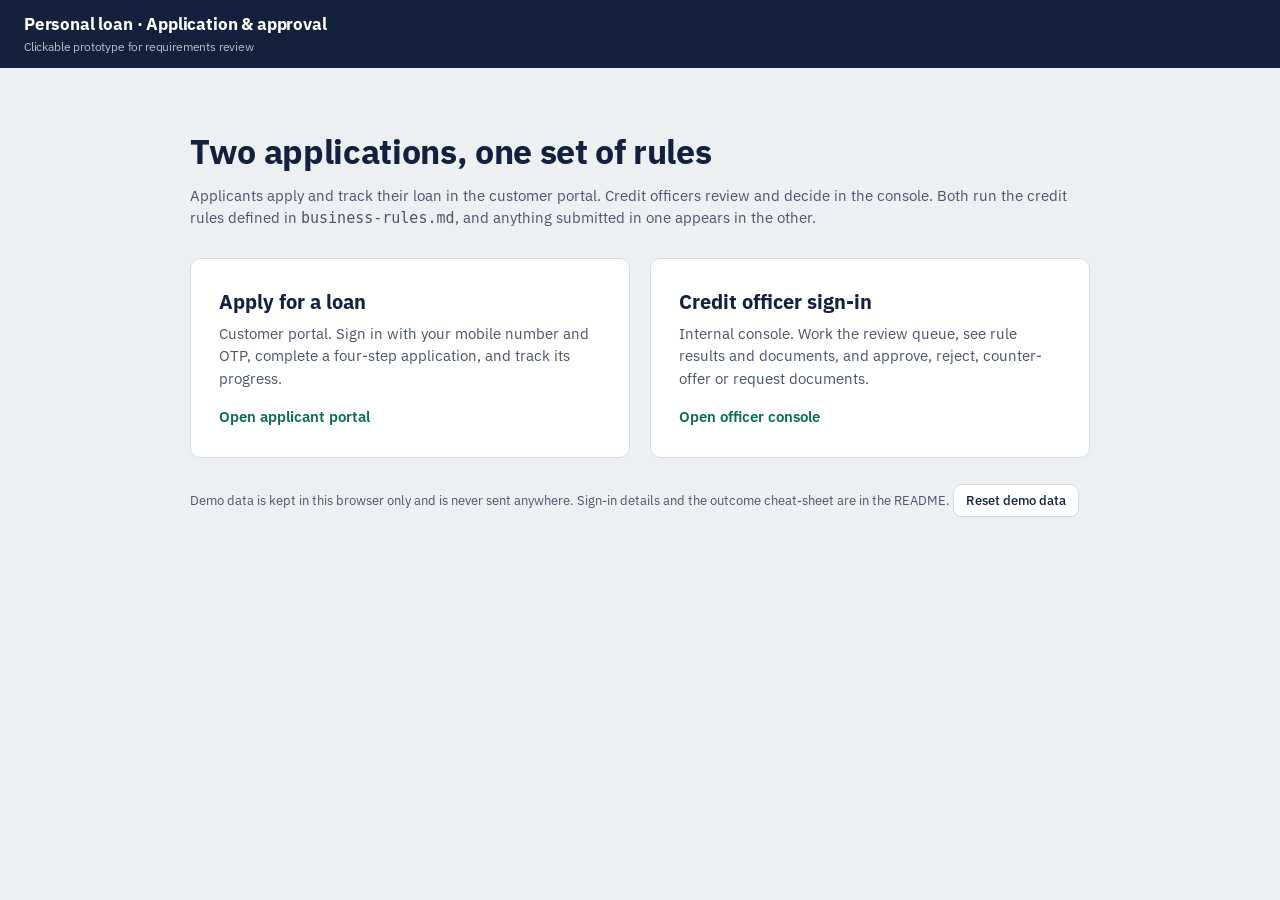
<file: index.html>
<!DOCTYPE html>
<html lang="en">
<head>
<meta charset="UTF-8">
<meta name="viewport" content="width=device-width, initial-scale=1">
<title>Loan Application & Approval — prototype</title>
<link rel="preconnect" href="https://fonts.googleapis.com">
<link href="https://fonts.googleapis.com/css2?family=IBM+Plex+Sans:wght@400;500;600;700&display=swap" rel="stylesheet">
<link rel="stylesheet" href="shared.css">
</head>
<body>
<header class="topbar">
  <a class="brand" href="index.html">Personal loan · Application & approval <small>Clickable prototype for requirements review</small></a>
</header>
<main>
  <div class="landing">
    <h1>Two applications, one set of rules</h1>
    <p class="lede">Applicants apply and track their loan in the customer portal. Credit officers review and decide in the console. Both run the credit rules defined in <code>business-rules.md</code>, and anything submitted in one appears in the other.</p>
    <div class="doors">
      <a class="door" href="applicant.html">
        <h2>Apply for a loan</h2>
        <p>Customer portal. Sign in with your mobile number and OTP, complete a four-step application, and track its progress.</p>
        <span>Open applicant portal</span>
      </a>
      <a class="door" href="officer.html">
        <h2>Credit officer sign-in</h2>
        <p>Internal console. Work the review queue, see rule results and documents, and approve, reject, counter-offer or request documents.</p>
        <span>Open officer console</span>
      </a>
    </div>
    <p class="meta">Demo data is kept in this browser only and is never sent anywhere. Sign-in details and the outcome cheat-sheet are in the README. <button class="btn sm" onclick="resetDemo();toast('Demo data reset')">Reset demo data</button></p>
  </div>
</main>
<div class="toast" id="toast" role="status"></div>
<script src="shared.js"></script>
</body>
</html>
</file>
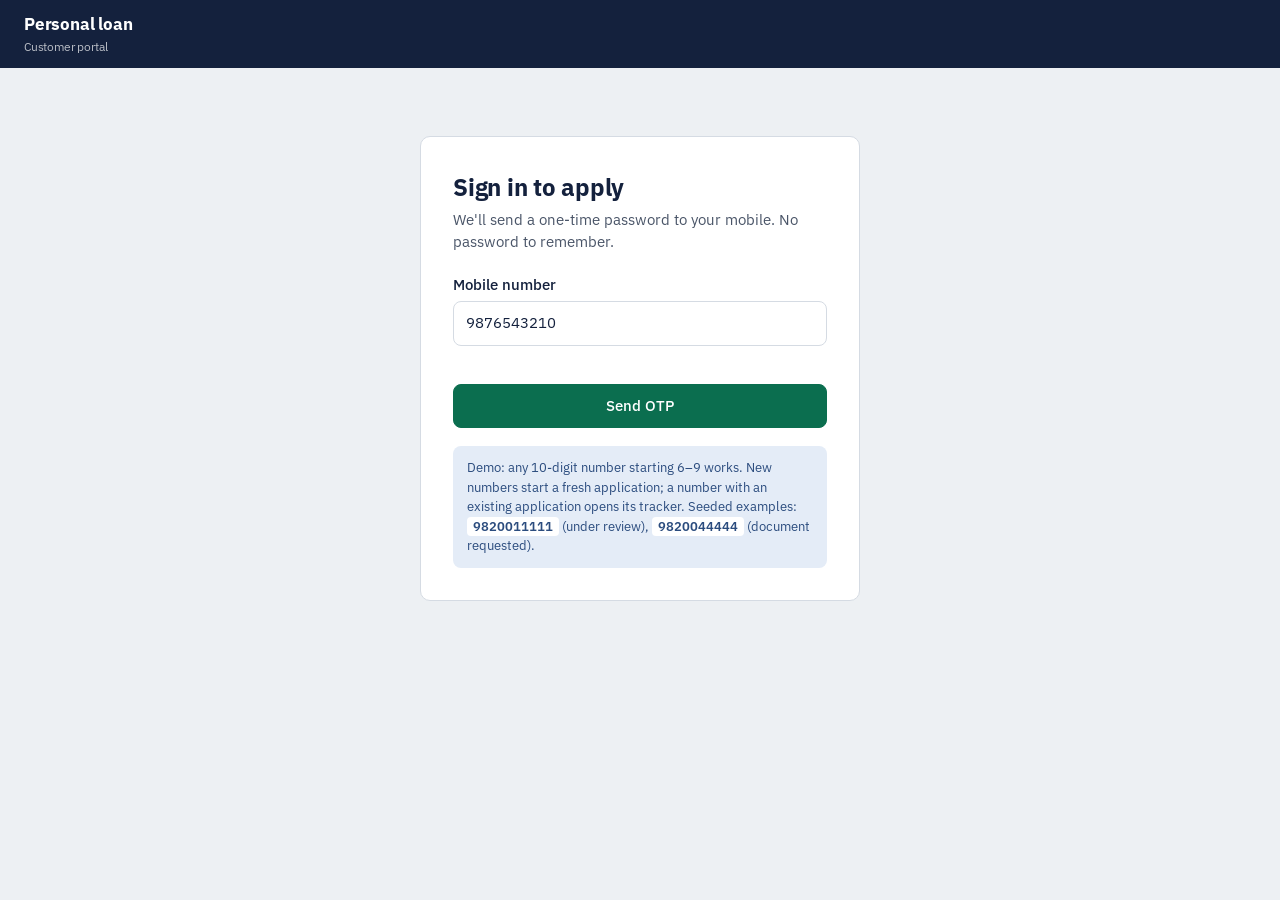
<file: applicant.html>
<!DOCTYPE html>
<html lang="en">
<head>
<meta charset="UTF-8">
<meta name="viewport" content="width=device-width, initial-scale=1">
<title>Apply for a personal loan</title>
<link rel="preconnect" href="https://fonts.googleapis.com">
<link href="https://fonts.googleapis.com/css2?family=IBM+Plex+Sans:wght@400;500;600;700&display=swap" rel="stylesheet">
<link rel="stylesheet" href="shared.css">
<style>
  .applicant{max-width:640px;margin:0 auto}
  .rail{display:flex;margin-bottom:20px;border-bottom:2px solid var(--line)}
  .rail div{flex:1;padding:8px 0 10px;font-size:13px;color:var(--ink-2);position:relative}
  .rail div::after{content:"";position:absolute;left:0;right:0;bottom:-2px;height:2px;background:transparent}
  .rail div.done{color:var(--primary)} .rail div.done::after{background:var(--primary)}
  .rail div.current{color:var(--ink);font-weight:600} .rail div.current::after{background:var(--ink)}
  .emi{background:var(--ink);color:#fff;border-radius:var(--radius);padding:22px 24px;margin:18px 0;display:grid;grid-template-columns:1fr 1fr;gap:16px}
  .emi .big{font-size:40px;font-weight:700;letter-spacing:-.02em;line-height:1}
  .emi .lbl{font-size:13px;opacity:.75;margin-top:6px}
  .emi .foir{border-left:1px solid rgba(255,255,255,.2);padding-left:16px}
  .emi .gauge{height:8px;background:rgba(255,255,255,.15);border-radius:4px;margin-top:10px;overflow:hidden}
  .emi .gauge i{display:block;height:100%;width:0;background:var(--accent);transition:width .25s ease}
  .elig{margin-top:12px;padding:10px 12px;border-radius:8px;font-weight:500;font-size:14px}
  .elig.ok{background:var(--primary-soft);color:var(--primary)} .elig.warn{background:var(--accent-soft);color:#7a4d00} .elig.bad{background:var(--danger-soft);color:var(--danger)}
  .elig small{display:block;font-weight:400;opacity:.85}
  input[type=range]{width:100%;accent-color:var(--primary)}
  .range-head{display:flex;justify-content:space-between;font-weight:500;margin-bottom:2px}
  .doc{display:flex;align-items:center;gap:14px;padding:12px 0;border-bottom:1px solid var(--line)} .doc:last-child{border-bottom:0}
  .doc .ic{width:38px;height:44px;border:2px solid var(--ink-2);border-radius:4px;position:relative;flex:none}
  .doc .ic::after{content:"";position:absolute;right:-2px;top:-2px;width:12px;height:12px;background:var(--surface);border-left:2px solid var(--ink-2);border-bottom:2px solid var(--ink-2)}
  .doc .name{flex:1} .doc .name small{display:block;color:var(--ink-2)}
  dl.review{display:grid;grid-template-columns:180px 1fr;gap:6px 12px;margin:0 0 16px}
  dl.review dt{color:var(--ink-2)} dl.review dd{margin:0;font-weight:500}
  .consent{display:flex;gap:10px;align-items:flex-start;padding:14px;border:1px solid var(--line);border-radius:8px;background:#FAFBFC}
  .consent.flag{border-color:var(--danger);background:var(--danger-soft)} .consent input{margin-top:4px}
  .ref{font-size:13px;color:var(--ink-2)} .ref b{color:var(--ink);font-size:16px}
  .tracker{list-style:none;padding:0;margin:20px 0}
  .tracker li{display:grid;grid-template-columns:28px 1fr;gap:12px;padding:0 0 22px;position:relative}
  .tracker li::before{content:"";position:absolute;left:13px;top:26px;bottom:0;width:2px;background:var(--line)}
  .tracker li:last-child::before{display:none}
  .tracker .dot{width:28px;height:28px;border-radius:50%;border:2px solid var(--line);background:#fff;display:flex;align-items:center;justify-content:center;font-size:12px;font-weight:700;color:var(--ink-2)}
  .tracker li.done .dot{background:var(--primary);border-color:var(--primary);color:#fff}
  .tracker li.current .dot{border-color:var(--ink);color:var(--ink)}
  .tracker li.skipped .dot{border-style:dashed}
  .tracker li.done .t,.tracker li.current .t{font-weight:600}
  .tracker .t small{display:block;font-weight:400;color:var(--ink-2)}
  .outcome{padding:18px;border-radius:var(--radius);margin-top:6px}
  .outcome.ok{background:var(--primary-soft)} .outcome.bad{background:var(--danger-soft)} .outcome.warn{background:var(--accent-soft)} .outcome.info{background:var(--info-soft)}
  .outcome h3{margin:0 0 6px;font-size:17px}
  .compare{display:grid;grid-template-columns:1fr 1fr;gap:12px;margin:12px 0}
  .compare div{background:#fff;padding:12px;border-radius:8px;border:1px solid var(--line)}
  .compare .k{font-size:12px;color:var(--ink-2)} .compare .v{font-weight:600;font-size:18px}
  .past{margin-top:22px;font-size:14px} .past li{margin:4px 0}
</style>
</head>
<body>
<header class="topbar">
  <a class="brand" href="index.html">Personal loan <small>Customer portal</small></a>
  <div class="user hidden" id="userBar"><span id="userMobile"></span><button onclick="logout()">Sign out</button></div>
</header>

<main>
<!-- ===== LOGIN ===== -->
<section id="login" class="login">
  <div class="card">
    <div id="loginStep1">
      <h1>Sign in to apply</h1>
      <p class="lede">We'll send a one-time password to your mobile. No password to remember.</p>
      <div class="field"><label for="mobile">Mobile number</label><input id="mobile" inputmode="numeric" maxlength="10" placeholder="10-digit mobile" value="9876543210"><div class="err" id="e-mobile"></div></div>
      <button class="btn primary" style="width:100%" onclick="sendOtp()">Send OTP</button>
      <div class="demo-box">Demo: any 10-digit number starting 6–9 works. New numbers start a fresh application; a number with an existing application opens its tracker. Seeded examples: <code>9820011111</code> (under review), <code>9820044444</code> (document requested).</div>
    </div>
    <div id="loginStep2" class="hidden">
      <h1>Enter the OTP</h1>
      <p class="lede">Sent to <b id="otpTo"></b>. Valid for 5 minutes.</p>
      <div class="field"><input id="otp" class="otp" inputmode="numeric" maxlength="6" placeholder="••••••"><div class="err" id="e-otp"></div></div>
      <button class="btn primary" style="width:100%" onclick="verifyOtp()">Verify and continue</button>
      <div class="actions" style="justify-content:center;margin-top:12px"><button class="btn sm" onclick="showLogin(1)">Change number</button><button class="btn sm" onclick="sendOtp()">Resend OTP</button></div>
      <div class="demo-box">Demo OTP: <code id="demoOtp"></code> — three wrong attempts lock the number for 15 minutes (US-01).</div>
    </div>
  </div>
</section>

<!-- ===== APPLICATION ===== -->
<section id="app" class="applicant hidden">
  <div id="formView">
    <div class="rail" id="rail"><div>1 · Personal & KYC</div><div>2 · Loan details</div><div>3 · Documents</div><div>4 · Review & submit</div></div>

    <div class="card" id="step1">
      <h1>Tell us about yourself</h1>
      <p class="lede">Enter your details exactly as they appear on your PAN card.</p>
      <div class="row">
        <div class="field"><label for="name">Full name (as per PAN)</label><input id="name" value="Priya Sharma"><div class="err" id="e-name"></div></div>
        <div class="field"><label for="dob">Date of birth</label><input id="dob" type="date" value="1994-03-12"><div class="err" id="e-dob"></div></div>
      </div>
      <div class="row">
        <div class="field"><label for="pan">PAN</label><input id="pan" value="ABCDE1234F" maxlength="10" style="text-transform:uppercase"><div class="err" id="e-pan"></div></div>
        <div class="field"><label>Mobile (verified)</label><input id="mobileRO" disabled></div>
      </div>
      <div class="field"><label for="addr">Current address</label><input id="addr" value="14, Marine Lines, Mumbai 400002"><div class="err" id="e-addr"></div></div>
      <div class="row">
        <div class="field"><label for="emp">Employment type</label><select id="emp"><option value="Salaried">Salaried</option><option value="SelfEmployed">Self-employed</option></select></div>
        <div class="field"><label for="employer" id="employerLbl">Employer</label><input id="employer" value="Meridian Software Pvt Ltd"></div>
      </div>
      <div class="row">
        <div class="field"><label for="years" id="yearsLbl">Years with employer</label><input id="years" type="number" value="4" min="0" step="0.5"></div>
        <div class="field"><label for="income">Net monthly income (₹)</label><input id="income" type="number" value="80000" min="0" step="1000"><div class="err" id="e-income"></div></div>
      </div>
      <div class="field"><label for="emi0">Existing monthly EMIs (₹)</label><input id="emi0" type="number" value="5000" min="0" step="500"></div>
      <div class="actions"><span></span><span class="saved" id="saved1"></span><button class="btn primary" onclick="next(1)">Continue</button></div>
    </div>

    <div class="card hidden" id="step2">
      <h1>How much do you need?</h1>
      <p class="lede">Your EMI updates as you adjust the amount and tenure.</p>
      <div class="field"><div class="range-head"><label for="amount">Loan amount</label><span id="amountLbl"></span></div><input id="amount" type="range" min="50000" max="1500000" step="5000" value="300000" oninput="calc()"></div>
      <div class="field"><div class="range-head"><label for="tenure">Tenure</label><span id="tenureLbl"></span></div><input id="tenure" type="range" min="12" max="60" step="1" value="36" oninput="calc()"></div>
      <div class="field"><label for="purpose">Purpose</label><select id="purpose"><option>Home renovation</option><option>Medical</option><option>Education</option><option>Wedding</option><option>Travel</option><option>Debt consolidation</option><option>Other</option></select></div>
      <div class="emi">
        <div><div class="big" id="emiBig">₹0</div><div class="lbl">Indicative monthly EMI at <span id="rateLbl"></span> p.a. — final rate depends on assessment</div></div>
        <div class="foir"><div class="big" id="foirBig">0%</div><div class="lbl">Share of income going to EMIs (FOIR)</div><div class="gauge"><i id="gauge"></i></div></div>
      </div>
      <div class="elig" id="elig"></div>
      <div class="actions"><button class="btn" onclick="goto(1)">Back</button><span class="saved" id="saved2"></span><button class="btn primary" onclick="next(2)">Continue</button></div>
    </div>

    <div class="card hidden" id="step3">
      <h1>Upload your documents</h1>
      <p class="lede">PDF, JPG or PNG, up to 5 MB each. Tap "Upload" to simulate a file upload.</p>
      <div id="docList"></div>
      <div class="err" id="e-docs" style="margin-top:8px"></div>
      <div class="actions"><button class="btn" onclick="goto(2)">Back</button><span class="saved" id="saved3"></span><button class="btn primary" onclick="next(3)">Continue</button></div>
    </div>

    <div class="card hidden" id="step4">
      <h1>Review and submit</h1>
      <p class="lede">Check everything once. You can go back to change any section.</p>
      <dl class="review" id="reviewList"></dl>
      <div class="consent" id="consentBox"><input type="checkbox" id="consent"><label for="consent">I authorise the lender to obtain my credit report from a credit bureau to assess this application, and I have read the privacy notice. This is required to proceed.</label></div>
      <div class="actions"><button class="btn" onclick="goto(3)">Back</button><span></span><button class="btn primary" onclick="submitApp()">Submit application</button></div>
    </div>
  </div>

  <div class="card hidden" id="trackerView">
    <div class="ref">Application reference <b id="refNo"></b></div>
    <h1 style="margin-top:6px">Your application status</h1>
    <ul class="tracker" id="tracker"></ul>
    <div id="outcome"></div>
    <div id="pastBox" class="past hidden"></div>
    <div class="actions" style="justify-content:flex-start"><button class="btn hidden" id="newAppBtn" onclick="startNew()">Start a new application</button></div>
  </div>
</section>
</main>
<div class="toast" id="toast" role="status"></div>

<script src="shared.js"></script>
<script>
let apps = loadApps();
const SESSION='laas.applicant.session'; let session = sessionStorage.getItem(SESSION);
let otpAttempts=0; let step=1; let uploads={}; let myApp=null;
const v = id => document.getElementById(id).value.trim();

/* ---- login ---- */
function showLogin(n){ document.getElementById('loginStep1').classList.toggle('hidden', n!==1); document.getElementById('loginStep2').classList.toggle('hidden', n!==2); }
function sendOtp(){ const m=v('mobile'); if(!/^[6-9]\d{9}$/.test(m)){ document.getElementById('e-mobile').textContent='Enter a valid 10-digit mobile number'; return; }
  document.getElementById('e-mobile').textContent=''; document.getElementById('otpTo').textContent='+91 '+m; document.getElementById('demoOtp').textContent=DEMO_OTP; otpAttempts=0; document.getElementById('otp').value=''; document.getElementById('e-otp').textContent=''; showLogin(2); toast('OTP sent to +91 '+m); document.getElementById('otp').focus(); }
function verifyOtp(){ const o=v('otp'); const e=document.getElementById('e-otp');
  if(otpAttempts>=3){ e.textContent='Too many attempts. Try again after 15 minutes.'; return; }
  if(o!==DEMO_OTP){ otpAttempts++; e.textContent= otpAttempts>=3 ? 'Too many attempts. Try again after 15 minutes.' : `Incorrect OTP (${3-otpAttempts} attempt${3-otpAttempts===1?'':'s'} left)`; return; }
  session=v('mobile'); sessionStorage.setItem(SESSION, session); enter(); }
function logout(){ sessionStorage.removeItem(SESSION); session=null; location.reload(); }

/* ---- routing after login ---- */
function enter(){
  document.getElementById('login').classList.add('hidden'); document.getElementById('app').classList.remove('hidden');
  document.getElementById('userBar').classList.remove('hidden'); document.getElementById('userMobile').textContent='+91 '+session;
  document.getElementById('mobileRO').value='+91 '+session;
  apps = loadApps();
  const mine = apps.filter(a=>a.mobile===session).sort((a,b)=>b.submittedAt-a.submittedAt);
  myApp = mine[0]||null;
  if(myApp){ showTracker(); } else { showForm(); }
}
function showForm(){ document.getElementById('trackerView').classList.add('hidden'); document.getElementById('formView').classList.remove('hidden'); goto(1); }
function showTracker(){ document.getElementById('formView').classList.add('hidden'); document.getElementById('trackerView').classList.remove('hidden'); renderTracker(); }
function startNew(){ uploads={}; document.getElementById('consent').checked=false; showForm(); }

/* ---- form ---- */
document.getElementById('emp').addEventListener('change', e=>{ const s=e.target.value==='Salaried'; document.getElementById('employerLbl').textContent=s?'Employer':'Business name'; document.getElementById('yearsLbl').textContent=s?'Years with employer':'Years in business'; uploads={}; });
function goto(n){ step=n; for(let i=1;i<=4;i++) document.getElementById('step'+i).classList.toggle('hidden', i!==n);
  [...document.getElementById('rail').children].forEach((d,i)=>{ d.className=i+1<n?'done':i+1===n?'current':''; });
  if(n===2) calc(); if(n===3) renderDocs(); if(n===4) renderReview(); window.scrollTo({top:0}); }
function setErr(id,msg){ const e=document.getElementById('e-'+id); const inp=document.getElementById(id); if(e) e.textContent=msg; if(inp) inp.setAttribute('aria-invalid', msg?'true':'false'); return !msg; }
function validate1(){ let ok=true;
  ok &= setErr('name', v('name')?'':'Enter your name as it appears on your PAN');
  const a=ageOf(v('dob')); ok &= setErr('dob', !v('dob')?'Enter your date of birth':(a<21||a>60)?'Applicants must be between 21 and 60 years old':'');
  ok &= setErr('pan', /^[A-Z]{5}[0-9]{4}[A-Z]$/.test(v('pan').toUpperCase())?'':'Enter PAN in the format ABCDE1234F');
  ok &= setErr('addr', v('addr')?'':'Enter your current address');
  ok &= setErr('income', +v('income')>0?'':'Enter your net monthly income');
  return !!ok; }
function next(n){ if(n===1&&!validate1()) return;
  if(n===3){ if(Object.values(uploads).some(u=>!u)){ document.getElementById('e-docs').textContent='Upload all required documents to continue.'; return; } }
  document.getElementById('saved'+n).textContent='Saved ✓'; goto(n+1); }
function calc(){ const amount=+v('amount'), tenure=+v('tenure'), income=+v('income')||1, emi0=+v('emi0')||0;
  document.getElementById('amountLbl').textContent=INR(amount); document.getElementById('tenureLbl').textContent=tenure+' months';
  const rate=rateFor('B',tenure), emi=emiCalc(amount,rate,tenure), foir=(emi0+emi)/income;
  document.getElementById('rateLbl').textContent=rate+'%'; document.getElementById('emiBig').textContent=INR(emi);
  document.getElementById('foirBig').textContent=Math.round(foir*100)+'%'; document.getElementById('gauge').style.width=Math.min(100,foir*100)+'%';
  const el=document.getElementById('elig');
  if(foir<=.40){ el.className='elig ok'; el.innerHTML='Likely eligible<small>Based on your declared income and EMIs. This is an indication, not a decision.</small>'; }
  else if(foir<=.60){ el.className='elig warn'; el.innerHTML='Borderline<small>Consider a lower amount or a longer tenure. This is an indication, not a decision.</small>'; }
  else { el.className='elig bad'; el.innerHTML='Unlikely to be approved at this amount<small>EMIs would exceed 60% of your income. You can still submit.</small>'; } }
function renderDocs(){ const tpl=docTemplate(v('emp')); const box=document.getElementById('docList'); box.innerHTML='';
  for(const k in uploads) if(!(k in tpl)) delete uploads[k];
  for(const k in tpl){ if(!(k in uploads)) uploads[k]=null; const row=document.createElement('div'); row.className='doc';
    row.innerHTML=`<div class="ic"></div><div class="name">${tpl[k].label}<small>${tpl[k].sub}</small></div>`+(uploads[k]?`<span class="tag ok">${uploads[k]}</span><button class="btn sm" onclick="removeDoc('${k}')">Remove</button>`:`<span class="tag pending">Required</span><button class="btn sm primary" onclick="upload('${k}')">Upload</button>`);
    box.appendChild(row); } }
function upload(k){ uploads[k]=k.toLowerCase()+'.pdf'; document.getElementById('e-docs').textContent=''; renderDocs(); toast('Uploaded '+uploads[k]+' (2.1 MB)'); }
function removeDoc(k){ uploads[k]=null; renderDocs(); }
function renderReview(){ const amount=+v('amount'), tenure=+v('tenure'); const emi=emiCalc(amount,rateFor('B',tenure),tenure);
  const rows=[['Name',v('name')],['Date of birth',new Date(v('dob')).toLocaleDateString('en-IN')],['PAN',v('pan').toUpperCase()],['Mobile','+91 '+session],['Employment',(v('emp')==='Salaried'?'Salaried · ':'Self-employed · ')+v('employer')],['Net monthly income',INR(+v('income'))],['Existing EMIs',INR(+v('emi0'))],['Loan amount',INR(amount)],['Tenure',tenure+' months'],['Purpose',v('purpose')],['Indicative EMI',INR(emi)+' / month'],['Documents',Object.values(uploads).filter(Boolean).length+' uploaded']];
  document.getElementById('reviewList').innerHTML=rows.map(r=>`<dt>${r[0]}</dt><dd>${r[1]}</dd>`).join(''); }
function submitApp(){ const c=document.getElementById('consent'), box=document.getElementById('consentBox');
  if(!c.checked){ box.classList.add('flag'); c.focus(); return; } box.classList.remove('flag');
  const income=+v('income'); const pan=v('pan').toUpperCase();
  let score=650+Math.min(200, Math.round(income/600)); if(pan.endsWith('Z')) score=640; const recentDefault=pan.endsWith('X');
  apps=loadApps();
  myApp=mkApp(apps,{ mobile:session, name:v('name'), dob:v('dob'), pan, emp:v('emp'), employer:v('employer'), years:+v('years')||0, income, existingEmi:+v('emi0')||0, amount:+v('amount'), tenure:+v('tenure'), purpose:v('purpose'), score, recentDefault, submittedAt:Date.now() });
  myApp.docs={}; for(const k in uploads) myApp.docs[k]={status:'Pending', file:uploads[k]};
  myApp.history.push({t:Date.now(), text:'Submitted with bureau consent'}); myApp.history.push({t:Date.now(), text:'PAN verified · Identity verified · Bureau score '+score});
  runDecision(myApp); apps.unshift(myApp); saveApps(apps);
  showTracker(); toast('Application submitted — reference '+myApp.ref+' sent by SMS and email'); }

/* ---- tracker ---- */
function renderTracker(){ apps=loadApps(); myApp=apps.find(x=>x.ref===myApp.ref)||myApp; const a=myApp; document.getElementById('refNo').textContent=a.ref;
  const st=a.status; const decided=['Approved','Rejected','CounterOffered','SentToLMS','Expired'].includes(st); const labels=docTemplate(a.emp);
  const stages=[
    {t:'Submitted', s:'done', d:a.submittedAt},
    {t:'Verification', s: st==='DocsRequested'?'current':'done', d:a.submittedAt, sub: st==='DocsRequested'?'We need one document again — see below':'PAN, identity and documents checked'},
    {t:'Under review', s: st==='UnderReview'?'current': decided?(a.decidedBy==='System'?'skipped':'done'):'', sub: st==='UnderReview'?'A credit officer is reviewing your application': a.decidedBy==='System'&&decided?'Not needed — decided automatically':''},
    {t:'Decision', s: decided?'done':'', d:a.decidedAt},
    {t:'Sent for disbursement', s: st==='SentToLMS'?'done':''} ];
  document.getElementById('tracker').innerHTML=stages.map((x,i)=>`<li class="${x.s}"><div class="dot">${x.s==='done'?'✓':i+1}</div><div class="t">${x.t}<small>${x.sub||(x.d?fmtDT(x.d):'')}</small></div></li>`).join('');
  const o=document.getElementById('outcome');
  if(st==='Approved'||st==='SentToLMS') o.innerHTML=`<div class="outcome ok"><h3>Approved</h3>${INR(a.amount)} over ${a.tenure} months at ${a.rate}% p.a. — EMI ${INR(a.emi)}. ${st==='SentToLMS'?'Your loan has been sent for disbursement.':'We are preparing your loan for disbursement; you will hear from us within one working day.'}</div>`;
  else if(st==='Rejected') o.innerHTML=`<div class="outcome bad"><h3>We couldn't approve this application</h3>Reason: ${REASONS[a.reason]||'Policy'}.${a.notes?' '+a.notes:''} You can request a copy of the decision details from support.</div>`;
  else if(st==='Expired') o.innerHTML=`<div class="outcome bad"><h3>Offer expired</h3>The revised offer was not accepted within 7 days. You can start a new application.</div>`;
  else if(st==='CounterOffered') o.innerHTML=`<div class="outcome warn"><h3>We can offer revised terms</h3>The requested amount wasn't approved, but you're eligible for the following. This offer is valid for 7 days.<div class="compare"><div><div class="k">You asked for</div><div class="v">${INR(a.amount)} · ${a.tenure} mo</div><div class="k">EMI ${INR(a.emi)}</div></div><div><div class="k">We can offer</div><div class="v">${INR(a.counter.amount)} · ${a.counter.tenure} mo</div><div class="k">EMI ${INR(a.counter.emi)} at ${a.counter.rate}%</div></div></div><button class="btn primary" onclick="offer(true)">Accept revised offer</button> <button class="btn" onclick="offer(false)">Decline</button></div>`;
  else if(st==='DocsRequested'){ const d=Object.entries(a.docs).find(([k,x])=>x.status==='ReuploadRequested'); o.innerHTML=`<div class="outcome warn"><h3>One document needs to be uploaded again</h3>${d?labels[d[0]].label+' — '+d[1].reason:''}. Only this step is reopened; nothing else changes.<div style="margin-top:10px"><button class="btn primary" onclick="reupload('${d?d[0]:''}')">Upload again</button></div></div>`; }
  else o.innerHTML=`<div class="outcome info"><h3>In progress</h3>We'll message you as soon as there's an update. Most applications are decided within 3 working days.</div>`;
  document.getElementById('newAppBtn').classList.toggle('hidden', !CLOSED.includes(st));
  const past=apps.filter(x=>x.mobile===session && x.ref!==a.ref); const pb=document.getElementById('pastBox'); pb.classList.toggle('hidden', past.length===0);
  pb.innerHTML=past.length?`<b>Earlier applications</b><ul>${past.map(x=>`<li>${x.ref} · ${INR(x.amount)} · ${statusTag(x.status)}</li>`).join('')}</ul>`:''; }
function persist(){ const i=apps.findIndex(x=>x.ref===myApp.ref); if(i>=0) apps[i]=myApp; saveApps(apps); }
function offer(accept){ const a=myApp; if(accept){ a.amount=a.counter.amount; a.tenure=a.counter.tenure; a.rate=a.counter.rate; a.emi=a.counter.emi; a.status='Approved'; a.history.push({t:Date.now(),text:'Applicant accepted counter-offer'}); toast('Offer accepted — approved at revised terms'); }
  else { a.status='Rejected'; a.reason='OTHER'; a.notes='Counter-offer declined by applicant.'; a.history.push({t:Date.now(),text:'Applicant declined counter-offer'}); }
  a.decidedAt=Date.now(); persist(); renderTracker(); }
function reupload(k){ const a=myApp; a.docs[k]={status:'Pending', file:k.toLowerCase()+'-v2.pdf'}; a.status='UnderReview'; a.history.push({t:Date.now(),text:'Applicant re-uploaded '+k}); persist(); toast('Uploaded — back with the credit team'); renderTracker(); }

if(session) enter(); else showLogin(1);
</script>
</body>
</html>
</file>
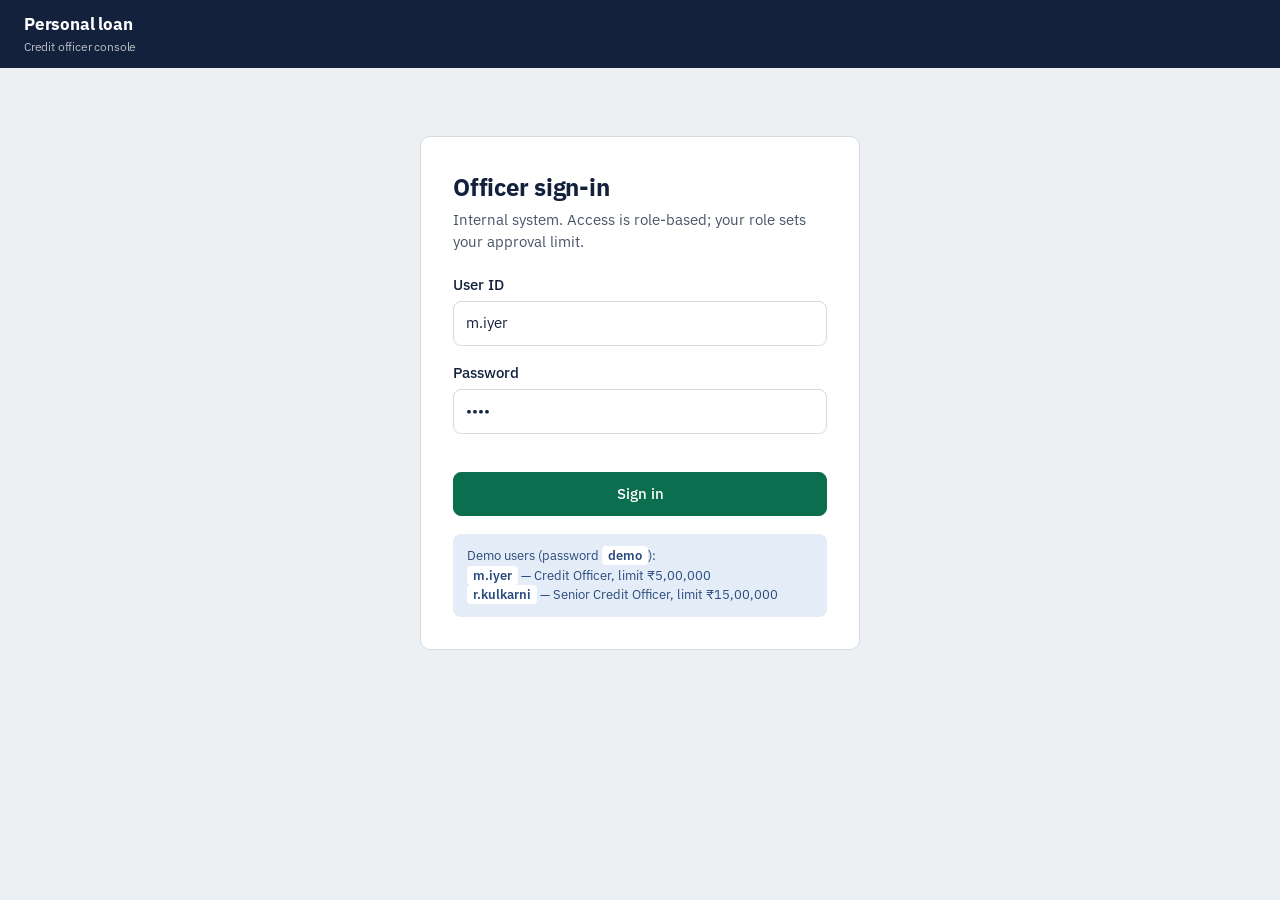
<file: officer.html>
<!DOCTYPE html>
<html lang="en">
<head>
<meta charset="UTF-8">
<meta name="viewport" content="width=device-width, initial-scale=1">
<title>Credit officer console</title>
<link rel="preconnect" href="https://fonts.googleapis.com">
<link href="https://fonts.googleapis.com/css2?family=IBM+Plex+Sans:wght@400;500;600;700&display=swap" rel="stylesheet">
<link rel="stylesheet" href="shared.css">
<style>
  .console{display:grid;grid-template-columns:400px 1fr;gap:20px}
  @media (max-width:900px){.console{grid-template-columns:1fr}}
  .console-head{display:flex;align-items:center;gap:12px;margin-bottom:16px;flex-wrap:wrap}
  .console-head h1{margin:0}
  table{width:100%;border-collapse:collapse;font-size:14px}
  th{text-align:left;font-weight:600;color:var(--ink-2);font-size:12px;padding:8px 6px;border-bottom:1px solid var(--line);cursor:pointer;user-select:none}
  th .arrow{opacity:.5}
  td{padding:10px 6px;border-bottom:1px solid var(--line);vertical-align:middle}
  tr.item{cursor:pointer} tr.item:hover{background:#F6F8FA} tr.item.sel{background:var(--info-soft)}
  .qfilters{display:flex;gap:8px;margin-bottom:12px;flex-wrap:wrap}
  .chip{border:1px solid var(--line);background:#fff;border-radius:999px;padding:5px 12px;font-size:13px}
  .chip[aria-pressed="true"]{background:var(--ink);color:#fff;border-color:var(--ink)}
  .empty{color:var(--ink-2);padding:30px 10px;text-align:center}
  .detail h2{margin-bottom:2px} .detail .sub{color:var(--ink-2);margin-bottom:16px}
  .grid2{display:grid;grid-template-columns:1fr 1fr;gap:16px}
  @media (max-width:700px){.grid2{grid-template-columns:1fr}}
  .panel{border:1px solid var(--line);border-radius:8px;padding:14px;margin-bottom:16px}
  .panel h3{margin:0 0 10px;font-size:14px;color:var(--ink-2);font-weight:600}
  .kv{display:grid;grid-template-columns:1fr auto;gap:4px 12px;font-size:14px}
  .kv span:nth-child(odd){color:var(--ink-2)} .kv span:nth-child(even){font-weight:500;text-align:right}
  .rules td.fail{color:var(--danger);font-weight:600} .rules td.pass{color:var(--primary);font-weight:600}
  .rules tr.fail td{background:var(--danger-soft)} .rules th{cursor:default}
  .doc{display:flex;align-items:center;gap:12px;padding:10px 0;border-bottom:1px solid var(--line);font-size:14px} .doc:last-child{border:0}
  .doc .name{flex:1} .doc .name small{display:block;color:var(--ink-2)}
  .history{list-style:none;padding:0;margin:0;font-size:13px}
  .history li{padding:6px 0;border-bottom:1px dashed var(--line)} .history li:last-child{border:0}
  .history time{color:var(--ink-2);margin-right:8px}
  .decide{display:grid;grid-template-columns:1fr 1fr;gap:10px}
  .decide .full{grid-column:1/-1}
  .decide label{display:block;font-weight:500;margin-bottom:4px;font-size:14px}
  .decide select,.decide input,.decide textarea{width:100%;padding:9px 11px;border:1px solid var(--line);border-radius:8px;background:#fff}
  .decide textarea{min-height:64px;resize:vertical}
</style>
</head>
<body>
<header class="topbar">
  <a class="brand" href="index.html">Personal loan <small>Credit officer console</small></a>
  <div class="user hidden" id="userBar"><span id="userName"></span><button onclick="logout()">Sign out</button></div>
</header>

<main>
<!-- ===== LOGIN ===== -->
<section id="login" class="login">
  <div class="card">
    <h1>Officer sign-in</h1>
    <p class="lede">Internal system. Access is role-based; your role sets your approval limit.</p>
    <div class="field"><label for="uid">User ID</label><input id="uid" value="m.iyer" autocomplete="username"></div>
    <div class="field"><label for="pwd">Password</label><input id="pwd" type="password" value="demo" autocomplete="current-password"><div class="err" id="e-login"></div></div>
    <button class="btn primary" style="width:100%" onclick="signIn()">Sign in</button>
    <div class="demo-box">Demo users (password <code>demo</code>):<br><code>m.iyer</code> — Credit Officer, limit ₹5,00,000<br><code>r.kulkarni</code> — Senior Credit Officer, limit ₹15,00,000</div>
  </div>
</section>

<!-- ===== CONSOLE ===== -->
<section id="console" class="hidden">
  <div class="console-head">
    <h1>Review queue</h1>
    <span class="tag pending" id="queueCount"></span>
    <span class="hint" style="margin-left:auto">Rule set v1.0 · <button class="btn sm" onclick="refresh()">Refresh</button></span>
  </div>
  <div class="console">
    <div class="card">
      <div class="qfilters" id="qfilters">
        <button class="chip" aria-pressed="true" data-f="open" onclick="setFilter('open')">Awaiting review</button>
        <button class="chip" aria-pressed="false" data-f="docs" onclick="setFilter('docs')">Docs requested</button>
        <button class="chip" aria-pressed="false" data-f="decided" onclick="setFilter('decided')">Decided</button>
        <button class="chip" aria-pressed="false" data-f="all" onclick="setFilter('all')">All</button>
      </div>
      <table>
        <thead><tr>
          <th onclick="setSort('submitted')">Age <span class="arrow" id="s-submitted"></span></th>
          <th>Applicant</th>
          <th onclick="setSort('amount')">Amount <span class="arrow" id="s-amount"></span></th>
          <th onclick="setSort('grade')">Grade <span class="arrow" id="s-grade"></span></th>
          <th>Status</th>
        </tr></thead>
        <tbody id="queueBody"></tbody>
      </table>
      <div class="empty hidden" id="queueEmpty">No applications match this filter.</div>
    </div>
    <div class="card detail" id="detail"><div class="empty">Select an application from the queue to review it.</div></div>
  </div>
</section>
</main>
<div class="toast" id="toast" role="status"></div>

<script src="shared.js"></script>
<script>
const SESSION='laas.officer.session'; let user=null; let apps=[]; let sel=null, filter='open', sortKey='submitted', sortDir='asc';

function signIn(){ const id=document.getElementById('uid').value.trim().toLowerCase(), p=document.getElementById('pwd').value;
  if(!OFFICERS[id] || p!=='demo'){ document.getElementById('e-login').textContent='User ID or password is incorrect.'; return; }
  sessionStorage.setItem(SESSION, id); enter(); }
function logout(){ sessionStorage.removeItem(SESSION); location.reload(); }
function enter(){ const id=sessionStorage.getItem(SESSION); user=Object.assign({id}, OFFICERS[id]);
  document.getElementById('login').classList.add('hidden'); document.getElementById('console').classList.remove('hidden');
  document.getElementById('userBar').classList.remove('hidden'); document.getElementById('userName').textContent=`${user.name} · ${user.title} · limit ${INR(user.limit)}`;
  refresh(); }
function refresh(){ apps=loadApps(); renderQueue(); renderDetail(); }
function persist(a){ const i=apps.findIndex(x=>x.ref===a.ref); if(i>=0) apps[i]=a; saveApps(apps); }

function setFilter(f){ filter=f; document.querySelectorAll('#qfilters .chip').forEach(c=>c.setAttribute('aria-pressed', c.dataset.f===f)); renderQueue(); }
function setSort(k){ if(sortKey===k) sortDir=sortDir==='asc'?'desc':'asc'; else { sortKey=k; sortDir='asc'; } renderQueue(); }
function renderQueue(){
  let list=apps.filter(a=> filter==='all' || (filter==='open'&&a.status==='UnderReview') || (filter==='docs'&&a.status==='DocsRequested') || (filter==='decided'&&['Approved','Rejected','CounterOffered','SentToLMS','Expired'].includes(a.status)));
  list.sort((a,b)=>{ let x,y; if(sortKey==='amount'){x=a.amount;y=b.amount;} else if(sortKey==='grade'){x=a.grade;y=b.grade;} else {x=a.submittedAt;y=b.submittedAt;} return (x>y?1:x<y?-1:0)*(sortDir==='asc'?1:-1); });
  ['submitted','amount','grade'].forEach(k=>document.getElementById('s-'+k).textContent = sortKey===k?(sortDir==='asc'?'↑':'↓'):'');
  document.getElementById('queueCount').textContent=apps.filter(a=>a.status==='UnderReview').length+' awaiting review';
  document.getElementById('queueBody').innerHTML=list.map(a=>{ const h=Math.round((Date.now()-a.submittedAt)/3600e3);
    return `<tr class="item ${sel===a.ref?'sel':''}" onclick="select('${a.ref}')"><td>${h<1?'<1h':h<48?h+'h':Math.round(h/24)+'d'}</td><td><b>${a.name}</b><br><small>${a.ref}${a.eval.highRisk&&a.status==='UnderReview'?' · <span class="tag bad">High risk</span>':''}${a.queue==='Senior'&&a.status==='UnderReview'?' · <span class="tag pending">Senior</span>':''}</small></td><td>${INR(a.amount)}<br><small>${a.tenure} mo</small></td><td><span class="tag grade">${a.grade}</span></td><td>${statusTag(a.status)}</td></tr>`; }).join('');
  document.getElementById('queueEmpty').classList.toggle('hidden', list.length>0);
}
function select(ref){ sel=ref; renderQueue(); renderDetail(); }
function renderDetail(){
  const a=apps.find(x=>x.ref===sel); const box=document.getElementById('detail');
  if(!a){ box.innerHTML='<div class="empty">Select an application from the queue to review it.</div>'; return; }
  const limit=user.limit; const over=a.amount>limit; const ev=a.eval; const labels=docTemplate(a.emp);
  const banner = a.status!=='UnderReview' ? `<div class="banner info">No decision actions available in status ${statusTag(a.status)}.</div>`
    : over ? `<div class="banner warn">Requested amount ${INR(a.amount)} exceeds your approval limit of ${INR(limit)}. Approve and counter-offer are disabled — escalate to a senior officer.</div>`
    : ev.highRisk ? `<div class="banner bad">Flagged high risk — grade ${a.grade}. Review obligations and documents carefully.</div>` : '';
  box.innerHTML=`
    <h2>${a.name} <span class="tag grade">Grade ${a.grade}</span> ${statusTag(a.status)}</h2>
    <div class="sub">${a.ref} · submitted ${fmtDT(a.submittedAt)} · ${a.queue} queue · mobile +91 ${a.mobile||'—'}</div>
    ${banner}
    <div class="grid2">
      <div class="panel"><h3>Applicant</h3><div class="kv"><span>Age</span><span>${ev.age}</span><span>PAN</span><span>${a.pan} <span class="tag ok">Verified</span></span><span>Identity</span><span><span class="tag ok">Verified</span></span><span>Employment</span><span>${a.emp==='Salaried'?'Salaried':'Self-employed'} · ${a.employer}</span><span>Tenure with employer</span><span>${a.years} yrs</span><span>Net monthly income</span><span>${INR(a.income)}</span><span>Existing EMIs</span><span>${INR(a.existingEmi)}</span></div></div>
      <div class="panel"><h3>Loan request</h3><div class="kv"><span>Amount</span><span>${INR(a.amount)}</span><span>Tenure</span><span>${a.tenure} months</span><span>Purpose</span><span>${a.purpose}</span><span>Grid rate (grade ${a.grade})</span><span>${a.rate}% p.a.</span><span>Proposed EMI</span><span>${INR(a.emi)}</span><span>FOIR post-loan</span><span>${Math.round(a.foir*100)}%</span><span>Loan-to-income</span><span>${ev.lti.toFixed(2)}×</span><span>Bureau score</span><span><b>${a.score}</b> · fetched at submission</span></div></div>
    </div>
    <div class="panel"><h3>Rule evaluation — ${ev.hard.filter(h=>!h.pass).length} hard-rule failure(s) · ${ev.pts} points → grade ${a.grade} · routing: ${ev.routing.replace(/([A-Z])/g,' $1').trim()}</h3>
      <table class="rules"><thead><tr><th>Rule</th><th>Check</th><th>Input</th><th>Threshold</th><th>Result</th></tr></thead><tbody>
      ${ev.hard.map(h=>`<tr class="${h.pass?'':'fail'}"><td>${h.id}</td><td>${h.name}</td><td>${h.input}</td><td>${h.threshold}</td><td class="${h.pass?'pass':'fail'}">${h.pass?'Pass':'Fail'}</td></tr>`).join('')}</tbody></table></div>
    <div class="grid2">
      <div class="panel"><h3>Documents</h3>${Object.entries(a.docs).map(([k,d])=>`<div class="doc"><div class="name">${labels[k]?labels[k].label:k}<small>${d.file||'—'}</small></div>${d.status==='Verified'?'<span class="tag ok">Verified</span>':d.status==='ReuploadRequested'?`<span class="tag warn">Re-upload · ${d.reason}</span>`:`<span class="tag pending">Pending</span>`}${a.status==='UnderReview'&&d.status!=='Verified'?`<button class="btn sm" onclick="verifyDoc('${a.ref}','${k}')">Verify</button>`:''}</div>`).join('')}</div>
      <div class="panel"><h3>Activity</h3><ul class="history">${a.history.slice().reverse().map(h=>`<li><time>${new Date(h.t).toLocaleString('en-IN',{dateStyle:'short',timeStyle:'short'})}</time>${h.text}</li>`).join('')}</ul></div>
    </div>
    ${a.status==='UnderReview'?`
    <div class="panel"><h3>Decision — signed in as ${user.name}</h3>
      <div class="decide">
        <div><label>Outcome</label><select id="dOutcome" onchange="onOutcome()"><option value="">Choose…</option><option value="Approve" ${over?'disabled':''}>Approve</option><option value="Reject">Reject</option><option value="CounterOffer" ${over?'disabled':''}>Counter-offer</option><option value="RequestDocuments">Request documents</option>${over&&user.role==='officer'?'<option value="Escalate">Escalate to senior officer</option>':''}</select></div>
        <div id="rf" class="hidden"><label id="rfLbl">Reason</label><select id="dReason"><option value="">Select a reason…</option>${Object.entries(REASONS).map(([k,l])=>`<option value="${k}">${l}</option>`).join('')}</select></div>
        <div id="cf1" class="hidden"><label>Revised amount (₹, max ${INR(limit)})</label><input id="cAmount" type="number" step="5000" value="${Math.min(limit, Math.round(a.amount*0.6/5000)*5000)}"></div>
        <div id="cf2" class="hidden"><label>Revised tenure (months)</label><input id="cTenure" type="number" min="12" max="60" value="${a.tenure}"></div>
        <div id="df" class="hidden"><label>Document to re-upload</label><select id="dDoc">${Object.keys(a.docs).map(k=>`<option value="${k}">${labels[k]?labels[k].label:k}</option>`).join('')}</select></div>
        <div class="full"><label>Notes</label><textarea id="dNotes" placeholder="Visible to auditors; not shown to the applicant."></textarea></div>
        <div class="full" style="display:flex;gap:10px;align-items:center"><button class="btn primary" onclick="decide('${a.ref}')">Save decision</button><span id="dErr" class="err" style="margin:0"></span></div>
      </div></div>`:''}`;
}
function onOutcome(){ const o=document.getElementById('dOutcome').value;
  document.getElementById('cf1').classList.toggle('hidden',o!=='CounterOffer'); document.getElementById('cf2').classList.toggle('hidden',o!=='CounterOffer'); document.getElementById('df').classList.toggle('hidden',o!=='RequestDocuments');
  const needsReason = o==='Reject'||o==='CounterOffer'||o==='RequestDocuments';
  document.getElementById('rf').classList.toggle('hidden', !needsReason);
  document.getElementById('rfLbl').textContent = o==='RequestDocuments' ? 'Reason shown to applicant' : 'Reason (required)';
  document.getElementById('dErr').textContent=''; }
function verifyDoc(ref,k){ const a=apps.find(x=>x.ref===ref); a.docs[k].status='Verified'; a.history.push({t:Date.now(),text:`${user.name} verified ${k}`}); persist(a); renderDetail(); }
function decide(ref){
  const a=apps.find(x=>x.ref===ref); const o=document.getElementById('dOutcome').value, r=document.getElementById('dReason').value, n=document.getElementById('dNotes').value.trim(); const err=document.getElementById('dErr'); const who=user.name, limit=user.limit, t=Date.now();
  if(!o){ err.textContent='Choose an outcome.'; return; }
  if((o==='Reject'||o==='CounterOffer') && !r){ err.textContent='A reason is required for reject and counter-offer.'; return; }
  if(o==='Approve'){ if(Object.values(a.docs).some(d=>d.status!=='Verified')){ err.textContent='Verify all documents before approving.'; return; } a.status='Approved'; a.decidedBy=who; a.history.push({t,text:`${who} approved at ${a.rate}% p.a.${n?' — '+n:''}`}); }
  else if(o==='Reject'){ a.status='Rejected'; a.reason=r; a.decidedBy=who; a.history.push({t,text:`${who} rejected — ${REASONS[r]}${n?' — '+n:''}`}); }
  else if(o==='CounterOffer'){ const ca=+document.getElementById('cAmount').value, ct=+document.getElementById('cTenure').value;
    if(!(ca>=50000&&ca<=limit)){ err.textContent=`Revised amount must be between ₹50,000 and ${INR(limit)}.`; return; } if(!(ct>=12&&ct<=60)){ err.textContent='Tenure must be 12–60 months.'; return; }
    const rate=rateFor(a.grade,ct); a.counter={amount:ca,tenure:ct,rate,emi:emiCalc(ca,rate,ct),expires:t+7*864e5}; a.status='CounterOffered'; a.reason=r; a.decidedBy=who; a.history.push({t,text:`${who} counter-offered ${INR(ca)} over ${ct} months — ${REASONS[r]}; expires in 7 days`}); }
  else if(o==='RequestDocuments'){ const k=document.getElementById('dDoc').value; a.docs[k].status='ReuploadRequested'; a.docs[k].reason=r?REASONS[r]:'Unreadable'; a.status='DocsRequested'; a.history.push({t,text:`${who} requested re-upload of ${k}${n?' — '+n:''}`}); }
  else if(o==='Escalate'){ a.queue='Senior'; a.history.push({t,text:`${who} escalated to senior queue${n?' — '+n:''}`}); persist(a); toast('Escalated — sign in as r.kulkarni to decide'); renderQueue(); renderDetail(); return; }
  a.decidedAt=t; a.history.push({t,text:'Audit event written · applicant notified by SMS and email'}); persist(a);
  toast('Decision saved and applicant notified'); renderQueue(); renderDetail();
}
if(sessionStorage.getItem(SESSION) && OFFICERS[sessionStorage.getItem(SESSION)]) enter();
</script>
</body>
</html>
</file>
<file: shared.css>
/* Shared styles — Loan Application & Approval prototype */
:root{
  --bg:#EDF0F3; --surface:#FFFFFF; --ink:#14213D; --ink-2:#4A5568; --line:#D5DBE3;
  --primary:#0B6E4F; --primary-soft:#DFF2EA; --accent:#F2A541; --accent-soft:#FDF0DA;
  --danger:#B23A48; --danger-soft:#F8E1E4; --info-soft:#E4ECF7;
  --radius:10px; --font:'IBM Plex Sans', system-ui, -apple-system, Segoe UI, sans-serif;
}
*{box-sizing:border-box}
html,body{margin:0;background:var(--bg);color:var(--ink);font-family:var(--font);font-size:15px;line-height:1.5}
button{font:inherit;cursor:pointer}
input,select,textarea{font:inherit;color:var(--ink)}
a{color:var(--primary)}
:focus-visible{outline:3px solid var(--accent);outline-offset:2px}
@media (prefers-reduced-motion:reduce){*{transition:none!important;animation:none!important}}
.hidden{display:none!important}

/* top bar */
.topbar{background:var(--ink);color:#fff;display:flex;align-items:center;gap:20px;padding:12px 24px;flex-wrap:wrap}
.brand{font-weight:700;font-size:17px;letter-spacing:-.01em;color:#fff;text-decoration:none}
.brand small{display:block;font-weight:400;font-size:12px;opacity:.7}
.topbar .user{margin-left:auto;font-size:13px;opacity:.85;display:flex;gap:12px;align-items:center}
.topbar .user button{background:transparent;border:1px solid rgba(255,255,255,.4);color:#fff;border-radius:999px;padding:5px 12px;font-size:13px}
main{max-width:1180px;margin:0 auto;padding:28px 20px 60px}

/* cards & type */
.card{background:var(--surface);border:1px solid var(--line);border-radius:var(--radius);padding:24px}
h1{font-size:24px;margin:0 0 4px;letter-spacing:-.01em}
h2{font-size:18px;margin:0 0 6px}
.lede{color:var(--ink-2);margin:0 0 20px}
.field{margin-bottom:16px}
.field label{display:block;font-weight:500;margin-bottom:5px}
.field input,.field select{width:100%;padding:10px 12px;border:1px solid var(--line);border-radius:8px;background:#fff}
.field input[aria-invalid="true"]{border-color:var(--danger)}
.err{color:var(--danger);font-size:13px;margin-top:4px;min-height:18px}
.hint{font-size:13px;color:var(--ink-2)}
.row{display:grid;grid-template-columns:1fr 1fr;gap:14px}
@media (max-width:560px){.row{grid-template-columns:1fr}}
.actions{display:flex;gap:10px;justify-content:space-between;margin-top:22px;flex-wrap:wrap}
.btn{border:1px solid var(--line);background:#fff;padding:10px 18px;border-radius:8px;font-weight:500;text-decoration:none;color:var(--ink);display:inline-block}
.btn.primary{background:var(--primary);border-color:var(--primary);color:#fff}
.btn.primary:disabled{opacity:.45;cursor:not-allowed}
.btn.danger{background:var(--danger);border-color:var(--danger);color:#fff}
.btn.sm{padding:6px 12px;font-size:13px}
.saved{font-size:12px;color:var(--ink-2);margin-left:auto;align-self:center}
.tag{display:inline-block;font-size:12px;padding:3px 9px;border-radius:999px;font-weight:600;white-space:nowrap}
.tag.pending{background:var(--info-soft);color:#2b4c7e}
.tag.ok{background:var(--primary-soft);color:var(--primary)}
.tag.warn{background:var(--accent-soft);color:#7a4d00}
.tag.bad{background:var(--danger-soft);color:var(--danger)}
.tag.grade{background:var(--ink);color:#fff}
.banner{padding:10px 14px;border-radius:8px;font-size:14px;margin-bottom:12px}
.banner.warn{background:var(--accent-soft);color:#7a4d00}
.banner.bad{background:var(--danger-soft);color:var(--danger)}
.banner.ok{background:var(--primary-soft);color:var(--primary)}
.banner.info{background:var(--info-soft);color:#2b4c7e}
.toast{position:fixed;bottom:20px;left:50%;transform:translateX(-50%);background:var(--ink);color:#fff;padding:12px 18px;border-radius:8px;font-size:14px;box-shadow:0 8px 24px rgba(20,33,61,.25);opacity:0;pointer-events:none;transition:opacity .2s;max-width:90vw}
.toast.show{opacity:1}

/* login */
.login{max-width:440px;margin:40px auto}
.login .card{padding:32px}
.demo-box{background:var(--info-soft);border-radius:8px;padding:12px 14px;font-size:13px;margin-top:18px;color:#2b4c7e}
.demo-box code{background:#fff;padding:1px 6px;border-radius:4px;font-family:inherit;font-weight:600}
.otp{letter-spacing:.4em;font-size:22px;text-align:center;font-weight:600}

/* landing */
.landing{max-width:900px;margin:30px auto}
.landing h1{font-size:34px;margin-bottom:8px}
.doors{display:grid;grid-template-columns:1fr 1fr;gap:20px;margin-top:28px}
@media (max-width:700px){.doors{grid-template-columns:1fr}}
.door{background:var(--surface);border:1px solid var(--line);border-radius:var(--radius);padding:28px;text-decoration:none;color:var(--ink);display:block}
.door:hover{border-color:var(--ink)}
.door h2{font-size:20px;margin:0 0 6px}
.door p{color:var(--ink-2);margin:0 0 16px}
.door span{color:var(--primary);font-weight:600}
.landing .meta{margin-top:26px;font-size:13px;color:var(--ink-2)}
</file>
